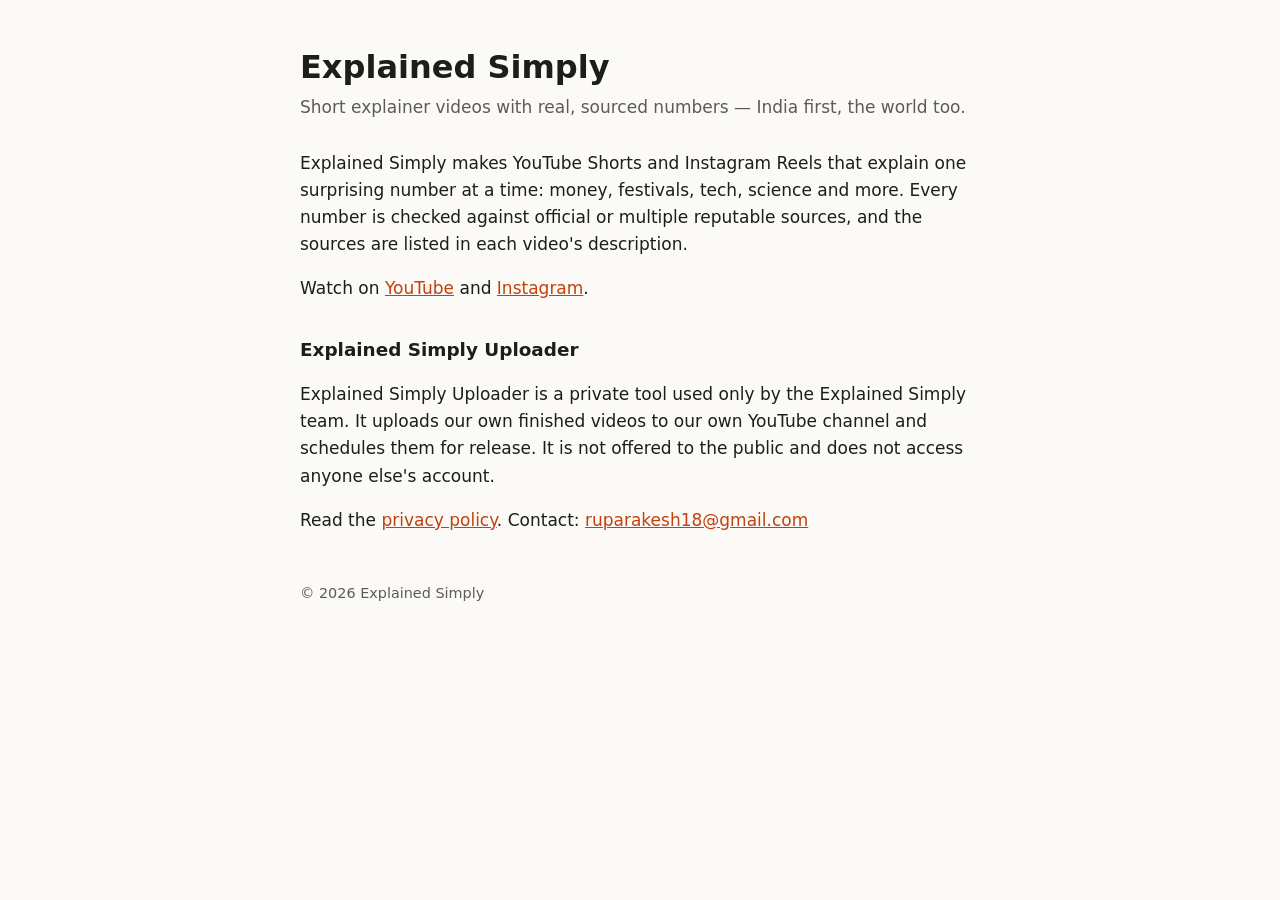
<file: index.html>
<!doctype html><html lang="en"><head><meta charset="utf-8"><meta name="viewport" content="width=device-width,initial-scale=1">
<title>Explained Simply</title><meta name="description" content="Explained Simply — short, sourced explainer videos with real numbers.">
<link rel="stylesheet" href="style.css"></head><body><main>
<h1>Explained Simply</h1>
<p class="sub">Short explainer videos with real, sourced numbers — India first, the world too.</p>
<p>Explained Simply makes YouTube Shorts and Instagram Reels that explain one surprising number at a time: money, festivals, tech, science and more. Every number is checked against official or multiple reputable sources, and the sources are listed in each video's description.</p>
<p>Watch on <a href="https://www.youtube.com/channel/UCmpb0bD340_TFNOhQ4l2t8Q">YouTube</a> and <a href="https://www.instagram.com/explainedsimply_english/">Instagram</a>.</p>
<h2>Explained Simply Uploader</h2>
<p>Explained Simply Uploader is a private tool used only by the Explained Simply team. It uploads our own finished videos to our own YouTube channel and schedules them for release. It is not offered to the public and does not access anyone else's account.</p>
<p>Read the <a href="privacy/">privacy policy</a>. Contact: <a href="mailto:ruparakesh18@gmail.com">ruparakesh18@gmail.com</a></p>
<footer>© 2026 Explained Simply</footer></main></body></html>
</file>
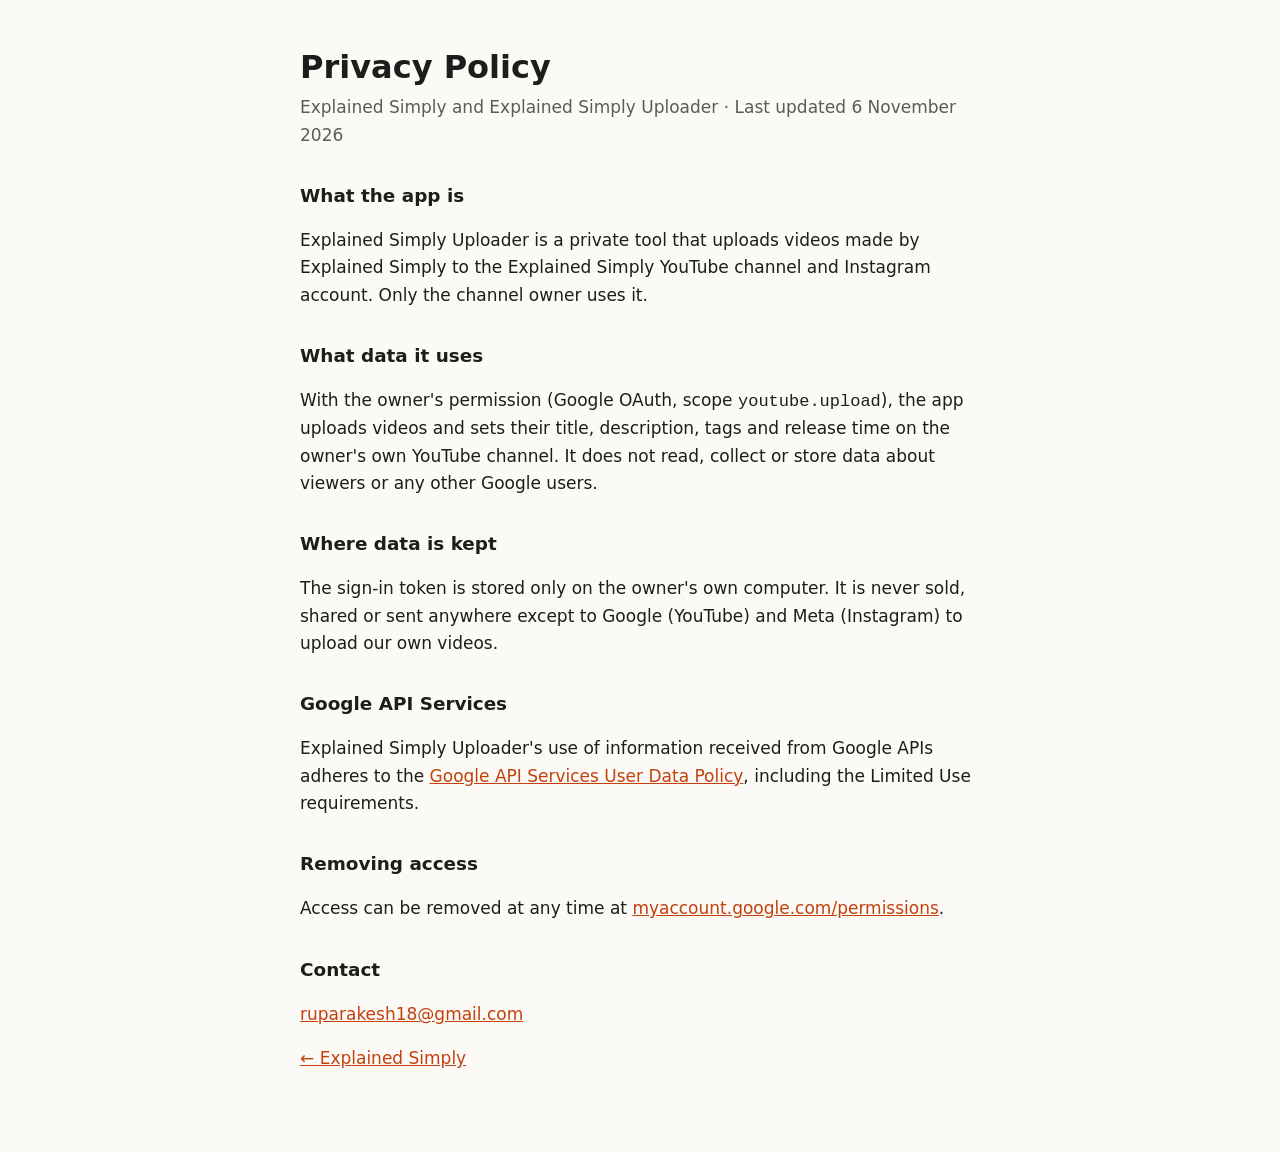
<file: privacy/index.html>
<!doctype html><html lang="en"><head><meta charset="utf-8"><meta name="viewport" content="width=device-width,initial-scale=1">
<title>Privacy Policy</title><meta name="description" content="Privacy policy for Explained Simply and Explained Simply Uploader.">
<link rel="stylesheet" href="../style.css"></head><body><main>
<h1>Privacy Policy</h1>
<p class="sub">Explained Simply and Explained Simply Uploader · Last updated 6 November 2026</p>
<h2>What the app is</h2>
<p>Explained Simply Uploader is a private tool that uploads videos made by Explained Simply to the Explained Simply YouTube channel and Instagram account. Only the channel owner uses it.</p>
<h2>What data it uses</h2>
<p>With the owner's permission (Google OAuth, scope <code>youtube.upload</code>), the app uploads videos and sets their title, description, tags and release time on the owner's own YouTube channel. It does not read, collect or store data about viewers or any other Google users.</p>
<h2>Where data is kept</h2>
<p>The sign-in token is stored only on the owner's own computer. It is never sold, shared or sent anywhere except to Google (YouTube) and Meta (Instagram) to upload our own videos.</p>
<h2>Google API Services</h2>
<p>Explained Simply Uploader's use of information received from Google APIs adheres to the <a href="https://developers.google.com/terms/api-services-user-data-policy">Google API Services User Data Policy</a>, including the Limited Use requirements.</p>
<h2>Removing access</h2>
<p>Access can be removed at any time at <a href="https://myaccount.google.com/permissions">myaccount.google.com/permissions</a>.</p>
<h2>Contact</h2>
<p><a href="mailto:ruparakesh18@gmail.com">ruparakesh18@gmail.com</a></p>
<p><a href="../">← Explained Simply</a></p></main></body></html>
</file>
<file: style.css>
:root{--bg:#fbfaf7;--fg:#1d1d1b;--mute:#5d5b55;--accent:#c2410c}
@media (prefers-color-scheme:dark){:root{--bg:#141413;--fg:#f0eee8;--mute:#a8a59c;--accent:#fb923c}}
body{margin:0;background:var(--bg);color:var(--fg);font:17px/1.6 system-ui,-apple-system,Segoe UI,sans-serif}
main{max-width:680px;margin:0 auto;padding:48px 16px 64px}
h1{font-size:2rem;line-height:1.2;margin:0 0 8px}h2{font-size:1.15rem;margin:32px 0 6px}
.sub{color:var(--mute);margin:0 0 28px}a{color:var(--accent)}footer{margin-top:48px;color:var(--mute);font-size:.9rem}
</file>
